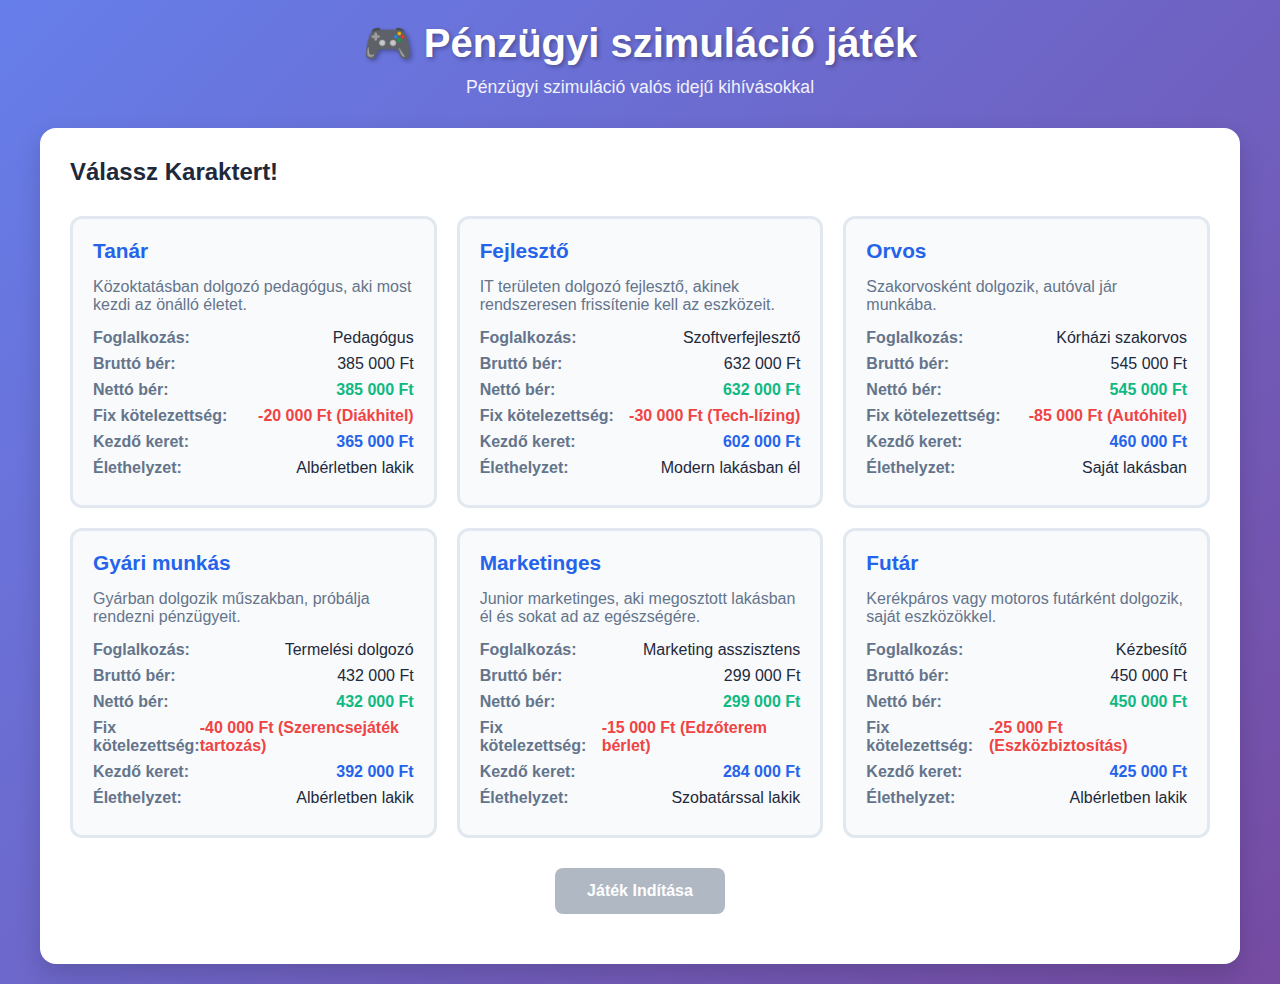
<file: Moneygame/index.html>
<!DOCTYPE html>
<html lang="hu">
<head>
    <meta charset="UTF-8">
    <meta name="viewport" content="width=device-width, initial-scale=1.0">
    <title>A Nagy Túlélő: Az Első Hónap</title>
    <link rel="stylesheet" href="style.css">
</head>
<body>
    <div class="container">
        <header>
            <h1>🎮 Pénzügyi szimuláció játék</h1>
            <p class="subtitle">Pénzügyi szimuláció valós idejű kihívásokkal</p>
        </header>

        <!-- Character Selection Screen -->
        <section id="characterSelection" class="screen active">
            <h2>Válassz Karaktert!</h2>
            <div id="characterCards" class="character-grid">
                <!-- Characters will be loaded dynamically -->
            </div>
            <button id="startGameBtn" class="btn-primary" disabled>Játék Indítása</button>
        </section>

        <!-- Main Game Screen -->
        <section id="gameScreen" class="screen">
            <!-- Status Bar -->
            <div class="status-bar">
                <div class="status-item">
                    <span class="label">Dátum:</span>
                    <span id="currentDate" class="value"></span>
                </div>
                <div class="status-item">
                    <span class="label">Hónap:</span>
                    <span id="currentMonth" class="value">-</span>
                </div>
                <div class="status-item">
                    <span class="label">Hét:</span>
                    <span id="currentWeek" class="value">1/4</span>
                </div>
                <div class="status-item">
                    <span class="label">💰 Egyenleg:</span>
                    <span id="balance" class="value">0 Ft</span>
                </div>
                <div class="status-item">
                    <span class="label">😊 Boldogság:</span>
                    <span id="happiness" class="value">50/100</span>
                </div>
            </div>

            <!-- Character Info -->
            <div class="character-info">
                <h3 id="characterName">Karakter neve</h3>
                <div class="info-grid">
                    <div><strong>Foglalkozás:</strong> <span id="characterJob"></span></div>
                    <div><strong>Bruttó bér:</strong> <span id="grossSalary"></span></div>
                    <div><strong>Nettó bér:</strong> <span id="netSalary"></span></div>
                    <div><strong>Élethelyzet:</strong> <span id="livingSituation"></span></div>
                </div>
                
                <!-- Collapsible Info Panel -->
                <div class="info-panel">
                    <button class="info-toggle" id="infoToggle">
                        <span>ℹ️ Pénzügyi fogalmak magyarázata</span>
                        <span class="arrow">▼</span>
                    </button>
                    <div class="info-content" id="infoContent">
                        <div class="info-section">
                            <h4>💰 Bruttó bér</h4>
                            <p>A munkaszerződésben megállapított összeg, amit a munkáltató fizet. Ebből még adókat és járulékokat kell fizetni.</p>
                        </div>
                        <div class="info-section">
                            <h4>💵 Nettó bér</h4>
                            <p>Az az összeg, amit ténylegesen kézhez kapsz, miután levonták az adókat és járulékokat. Ezt tudod elkölteni!</p>
                        </div>
                        <div class="info-section">
                            <h4>📊 Levonások</h4>
                            <p>A bruttó bérből le kell vonni:</p>
                            <ul>
                                <li><strong>SZJA (személyi jövedelemadó):</strong> 15%</li>
                                <li><strong>Járulékok:</strong> kb. 18.5% (TB, nyugdíjjárulék stb.)</li>
                            </ul>
                            <p>Összesen kb. 33-35% megy el adókra és járulékokra.</p>
                        </div>
                        <div class="info-section character-specific" id="characterSpecificInfo">
                            <!-- Character-specific terms will be loaded here -->
                        </div>
                    </div>
                </div>
            </div>

            <!-- Weekly Actions -->
            <div id="weeklyActions" class="weekly-actions">
                <h3>Kiadások</h3>
                
                <!-- Fixed Expenses -->
                <div class="expense-category">
                    <h4>🏠 Lakhatás - Havi kiadás</h4>
                    <div id="housingOptions" class="options-grid">
                        <!-- Options will be loaded dynamically -->
                    </div>
                </div>

                <div class="expense-category">
                    <h4>🍽️ Étkezés - Heti kiadás</h4>
                    <div id="foodOptions" class="options-grid">
                        <!-- Options will be loaded dynamically -->
                    </div>
                </div>

                <div class="expense-category">
                    <h4>🎉 Szórakozás - Havi kiadás</h4>
                    <div id="entertainmentOptions" class="options-grid">
                        <!-- Options will be loaded dynamically -->
                    </div>
                </div>

                <div class="expense-category">
                    <h4>💾 Megtakarítás</h4>
                    
                    <!-- Savings and Investment Container -->
                    <div class="savings-investment-container">
                        
                        
                        <!-- Investment Options -->
                        <div class="investment-options">
                        <h5>Hová kerüljön a megtakarítás?</h5>
                        <div class="investment-choice">
                            <input type="radio" id="investNone" name="investment" value="none" checked>
                            <label for="investNone">
                                <strong>📦 Szabad megtakarítás</strong>
                                <span class="investment-desc">Bármikor felveheted</span>
                            </label>
                        </div>
                        <div class="investment-choice">
                            <input type="radio" id="investBank" name="investment" value="bank">
                            <label for="investBank">
                                <strong>🏦 Bank (lekötött betét)</strong>
                                <span class="investment-desc">1.5% kamat, 6 hónap után kapod vissza</span>
                            </label>
                        </div>
                        <div class="investment-choice">
                            <input type="radio" id="investStock" name="investment" value="stock">
                            <label for="investStock">
                                <strong>📈 Tőzsde (részvények)</strong>
                                <span class="investment-desc">Következő hónap végén visszakapod, -3% és +5% között</span>
                            </label>
                        </div>
                    </div>
                    <!-- Savings Display -->
                        <div class="savings-display">
                            <div class="savings-item">
                                <span class="label">💵 Szabad megtakarítás:</span>
                                <span id="freeSavings" class="value">0 Ft</span>
                            </div>
                            <div class="savings-item">
                                <span class="label">🔒 Lekötött (bank + tőzsde):</span>
                                <span id="lockedSavings" class="value">0 Ft</span>
                            </div>
                            <div class="savings-item total">
                                <span class="label">💰 Összes megtakarítás:</span>
                                <span id="totalSavings" class="value">0 Ft</span>
                            </div>
                        </div>

                    </div>
                    
                    <div class="savings-input">
                        <label for="savingsAmount">Mennyit teszel félre?</label>
                        <input type="number" id="savingsAmount" min="0" step="1000" value="0">
                        <span>Ft</span>
                    </div>
                    <div class="auto-savings-checkbox">
                        <input type="checkbox" id="autoSavings">
                        <label for="autoSavings">Havonta automatikus megtakarítás (minden hónapban levonja ugyanezt az összeget)</label>
                    </div>
                </div>

                <button id="confirmWeekBtn" class="btn-primary">Hét Lezárása</button>
            </div>

            <!-- Event Display -->
            <div id="eventDisplay" class="event-display hidden">
                <div class="event-card">
                    <h3 id="eventTitle">Esemény</h3>
                    <p id="eventDescription"></p>
                    <div id="eventChoices" class="event-choices">
                        <!-- Event choices will be loaded dynamically -->
                    </div>
                </div>
            </div>

            <!-- Transaction History -->
            <div class="transaction-history">
                <h3>Tranzakciós előzmények</h3>
                <div id="transactionList" class="transaction-list">
                    <!-- Transactions will be added dynamically -->
                </div>
            </div>
        </section>

        <!-- Game Over Screen -->
        <section id="gameOverScreen" class="screen">
            <h2 id="gameOverTitle">Játék Vége</h2>
            <div class="results">
                <div class="result-item">
                    <span class="label">Végső egyenleg:</span>
                    <span id="finalBalance" class="value"></span>
                </div>
                <div class="result-item">
                    <span class="label">Megtakarítás:</span>
                    <span id="finalSavings" class="value"></span>
                </div>
                <div class="result-item">
                    <span class="label">Végső boldogság:</span>
                    <span id="finalHappiness" class="value"></span>
                </div>
                <div id="gameOverMessage" class="game-over-message"></div>
            </div>
            <button id="restartBtn" class="btn-primary">Új Játék</button>
        </section>
    </div>

    <script src="game.js"></script>
</body>
</html>
</file>
<file: Moneygame/style.css>
* {
    margin: 0;
    padding: 0;
    box-sizing: border-box;
}

:root {
    --primary-color: #2563eb;
    --success-color: #10b981;
    --warning-color: #f59e0b;
    --danger-color: #ef4444;
    --bg-primary: #f8fafc;
    --bg-secondary: #ffffff;
    --text-primary: #1e293b;
    --text-secondary: #64748b;
    --border-color: #e2e8f0;
    --shadow: 0 1px 3px rgba(0, 0, 0, 0.1);
    --shadow-lg: 0 10px 25px rgba(0, 0, 0, 0.15);
}

body {
    font-family: 'Segoe UI', Tahoma, Geneva, Verdana, sans-serif;
    background: linear-gradient(135deg, #667eea 0%, #764ba2 100%);
    min-height: 100vh;
    padding: 20px;
    color: var(--text-primary);
}

.container {
    max-width: 1200px;
    margin: 0 auto;
}

/* Header */
header {
    text-align: center;
    color: white;
    margin-bottom: 30px;
}

header h1 {
    font-size: 2.5rem;
    margin-bottom: 10px;
    text-shadow: 2px 2px 4px rgba(0, 0, 0, 0.3);
}

.subtitle {
    font-size: 1.1rem;
    opacity: 0.9;
}

/* Screen Management */
.screen {
    display: none;
    background: var(--bg-secondary);
    border-radius: 16px;
    padding: 30px;
    box-shadow: var(--shadow-lg);
}

.screen.active {
    display: block;
}

/* Character Selection */
.character-grid {
    display: grid;
    grid-template-columns: repeat(auto-fit, minmax(280px, 1fr));
    gap: 20px;
    margin: 30px 0;
}

.character-card {
    border: 3px solid var(--border-color);
    border-radius: 12px;
    padding: 20px;
    cursor: pointer;
    transition: all 0.3s ease;
    background: var(--bg-primary);
}

.character-card:hover {
    transform: translateY(-5px);
    border-color: var(--primary-color);
    box-shadow: var(--shadow-lg);
}

.character-card.selected {
    border-color: var(--primary-color);
    background: #eff6ff;
}

.character-card h3 {
    color: var(--primary-color);
    margin-bottom: 15px;
    font-size: 1.3rem;
}

.character-card .detail {
    margin: 8px 0;
    display: flex;
    justify-content: space-between;
}

.character-card .label {
    font-weight: 600;
    color: var(--text-secondary);
}

/* Buttons */
.btn-primary {
    background: var(--primary-color);
    color: white;
    border: none;
    padding: 14px 32px;
    font-size: 1rem;
    font-weight: 600;
    border-radius: 8px;
    cursor: pointer;
    transition: all 0.3s ease;
    display: block;
    margin: 20px auto;
}

.btn-primary:hover:not(:disabled) {
    background: #1d4ed8;
    transform: translateY(-2px);
    box-shadow: var(--shadow-lg);
}

.btn-primary:disabled {
    background: var(--text-secondary);
    cursor: not-allowed;
    opacity: 0.5;
}

.btn-secondary {
    background: var(--text-secondary);
    color: white;
    border: none;
    padding: 10px 20px;
    font-size: 0.95rem;
    border-radius: 6px;
    cursor: pointer;
    transition: all 0.3s ease;
}

.btn-secondary:hover {
    background: #475569;
}

/* Status Bar */
.status-bar {
    display: grid;
    grid-template-columns: repeat(auto-fit, minmax(200px, 1fr));
    gap: 15px;
    margin-bottom: 30px;
    padding: 20px;
    background: var(--bg-primary);
    border-radius: 12px;
    position: sticky;
    top: 0;
    z-index: 100;
    box-shadow: 0 2px 8px rgba(0, 0, 0, 0.1);
}

.status-item {
    display: flex;
    flex-direction: column;
    gap: 5px;
}

.status-item .label {
    font-size: 0.9rem;
    color: var(--text-secondary);
    font-weight: 600;
}

.status-item .value {
    font-size: 1.3rem;
    font-weight: 700;
    color: var(--text-primary);
}

/* Character Info */
.character-info {
    background: linear-gradient(135deg, #667eea 0%, #764ba2 100%);
    color: white;
    padding: 20px;
    border-radius: 12px;
    margin-bottom: 30px;
}

.character-info h3 {
    font-size: 1.5rem;
    margin-bottom: 15px;
}

.info-grid {
    display: grid;
    grid-template-columns: repeat(auto-fit, minmax(200px, 1fr));
    gap: 10px;
}

.info-grid strong {
    font-weight: 600;
}

/* Info Panel */
.info-panel {
    margin-top: 20px;
    border-top: 1px solid rgba(255, 255, 255, 0.3);
    padding-top: 15px;
}

.info-toggle {
    width: 100%;
    background: rgba(255, 255, 255, 0.1);
    border: 1px solid rgba(255, 255, 255, 0.3);
    color: white;
    padding: 12px 15px;
    border-radius: 8px;
    cursor: pointer;
    display: flex;
    justify-content: space-between;
    align-items: center;
    font-size: 1rem;
    font-weight: 600;
    transition: all 0.3s ease;
}

.info-toggle:hover {
    background: rgba(255, 255, 255, 0.2);
}

.info-toggle .arrow {
    transition: transform 0.3s ease;
}

.info-toggle.active .arrow {
    transform: rotate(180deg);
}

.info-content {
    max-height: 0;
    overflow: hidden;
    transition: max-height 0.3s ease;
    background: rgba(255, 255, 255, 0.95);
    border-radius: 8px;
    margin-top: 10px;
}

.info-content.expanded {
    max-height: 1000px;
    padding: 20px;
}

.info-section {
    margin-bottom: 15px;
}

.info-section:last-child {
    margin-bottom: 0;
}

.info-section h4 {
    color: var(--primary-color);
    margin-bottom: 8px;
    font-size: 1.1rem;
}

.info-section p {
    color: var(--text-primary);
    line-height: 1.6;
    margin-bottom: 8px;
}

.info-section ul {
    margin-left: 20px;
    color: var(--text-primary);
}

.info-section li {
    margin-bottom: 5px;
    line-height: 1.5;
}

.character-specific {
    border-top: 2px solid var(--primary-color);
    padding-top: 15px;
}

/* Weekly Actions */
.weekly-actions {
    margin-bottom: 30px;
}

.weekly-actions > h3 {
    font-size: 1.8rem;
    margin-bottom: 25px;
    color: var(--primary-color);
}

.expense-category {
    margin-bottom: 30px;
    padding: 20px;
    background: var(--bg-primary);
    border-radius: 12px;
}

.expense-category h4 {
    font-size: 1.3rem;
    margin-bottom: 15px;
    color: var(--text-primary);
}

.options-grid {
    display: grid;
    grid-template-columns: repeat(5, 1fr);
    gap: 15px;
}

.option-card {
    border: 2px solid var(--border-color);
    border-radius: 8px;
    padding: 15px;
    cursor: pointer;
    transition: all 0.3s ease;
    background: white;
}

.option-card:hover {
    border-color: var(--primary-color);
    transform: translateY(-2px);
}

.option-card.selected {
    border-color: var(--primary-color);
    background: #eff6ff;
}

.option-card h5 {
    margin-bottom: 10px;
    color: var(--text-primary);
}

.option-card .cost {
    color: var(--danger-color);
    font-weight: 700;
    font-size: 1.1rem;
}

.option-card .happiness {
    color: var(--warning-color);
    font-weight: 600;
}

.savings-input {
    display: flex;
    align-items: center;
    gap: 10px;
    flex-wrap: wrap;
}

.savings-input label {
    font-weight: 600;
}

.savings-input input {
    padding: 10px;
    border: 2px solid var(--border-color);
    border-radius: 6px;
    font-size: 1rem;
    width: 150px;
}

.auto-savings-checkbox {
    margin-top: 15px;
    display: flex;
    align-items: center;
    gap: 10px;
}

.auto-savings-checkbox input[type="checkbox"] {
    width: 20px;
    height: 20px;
    cursor: pointer;
}

.auto-savings-checkbox label {
    cursor: pointer;
    font-weight: 500;
    color: var(--text-primary);
}

/* Savings and Investment Container */
.savings-investment-container {
    display: flex;
    gap: 20px;
    margin-bottom: 20px;
}

.savings-investment-container > * {
    flex: 0 0 50%;
}

/* Savings Display */
.savings-display {
    background: white;
    padding: 15px;
    border-radius: 8px;
    border: 2px solid var(--border-color);
}

.savings-item {
    display: flex;
    justify-content: space-between;
    padding: 8px 0;
    border-bottom: 1px solid var(--border-color);
}

.savings-item:last-child {
    border-bottom: none;
}

.savings-item.total {
    font-weight: 700;
    font-size: 1.1rem;
    color: var(--primary-color);
    margin-top: 5px;
    padding-top: 10px;
    border-top: 2px solid var(--primary-color);
}

.savings-item .label {
    font-weight: 600;
}

.savings-item .value {
    font-weight: 700;
}

/* Investment Options */
.investment-options {
    padding: 15px;
    background: white;
    border-radius: 8px;
    border: 2px solid var(--border-color);
}

.investment-options h5 {
    margin-bottom: 15px;
    color: var(--text-primary);
    font-size: 1.1rem;
}

.investment-choice {
    display: flex;
    align-items: flex-start;
    gap: 10px;
    padding: 12px;
    margin-bottom: 10px;
    border: 2px solid var(--border-color);
    border-radius: 6px;
    cursor: pointer;
    transition: all 0.3s ease;
}

.investment-choice:hover {
    border-color: var(--primary-color);
    background: #f8fafc;
}

.investment-choice input[type="radio"] {
    margin-top: 3px;
    cursor: pointer;
}

.investment-choice label {
    flex: 1;
    cursor: pointer;
    display: flex;
    flex-direction: column;
    gap: 5px;
}

.investment-choice label strong {
    color: var(--text-primary);
    font-size: 1rem;
}

.investment-choice .investment-desc {
    color: var(--text-secondary);
    font-size: 0.9rem;
}

/* Event Display */
.event-display {
    position: fixed;
    top: 0;
    left: 0;
    width: 100%;
    height: 100%;
    background: rgba(0, 0, 0, 0.7);
    display: flex;
    justify-content: center;
    align-items: center;
    z-index: 1000;
}

.event-display.hidden {
    display: none;
}

.event-card {
    background: white;
    padding: 40px;
    border-radius: 16px;
    max-width: 600px;
    width: 90%;
    box-shadow: var(--shadow-lg);
}

.event-card h3 {
    font-size: 1.8rem;
    margin-bottom: 20px;
    color: var(--primary-color);
}

.event-card p {
    font-size: 1.1rem;
    line-height: 1.6;
    margin-bottom: 25px;
}

.event-choices {
    display: flex;
    flex-direction: column;
    gap: 10px;
}

.event-choice-btn {
    padding: 15px;
    border: 2px solid var(--border-color);
    border-radius: 8px;
    background: white;
    cursor: pointer;
    text-align: left;
    transition: all 0.3s ease;
    font-size: 1rem;
}

.event-choice-btn:hover {
    border-color: var(--primary-color);
    background: #eff6ff;
}

/* Transaction History */
.transaction-history {
    margin-top: 30px;
    padding: 20px;
    background: var(--bg-primary);
    border-radius: 12px;
}

.transaction-history h3 {
    font-size: 1.3rem;
    margin-bottom: 15px;
    color: var(--text-primary);
}

.transaction-list {
    max-height: 300px;
    overflow-y: auto;
}

.transaction-item {
    padding: 12px;
    margin-bottom: 8px;
    background: white;
    border-radius: 6px;
    border-left: 4px solid var(--border-color);
    display: flex;
    justify-content: space-between;
    align-items: center;
}

.transaction-item.income {
    border-left-color: var(--success-color);
}

.transaction-item.expense {
    border-left-color: var(--danger-color);
}

.transaction-item .description {
    font-weight: 600;
}

.transaction-item .amount {
    font-size: 1.1rem;
    font-weight: 700;
}

.transaction-item.income .amount {
    color: var(--success-color);
}

.transaction-item.expense .amount {
    color: var(--danger-color);
}

.transaction-item .date {
    font-size: 0.85rem;
    color: var(--text-secondary);
}

/* Game Over Screen */
#gameOverScreen {
    text-align: center;
}

#gameOverScreen h2 {
    font-size: 2.5rem;
    margin-bottom: 30px;
    color: var(--primary-color);
}

.results {
    margin: 30px 0;
    padding: 30px;
    background: var(--bg-primary);
    border-radius: 12px;
}

.result-item {
    display: flex;
    justify-content: space-between;
    padding: 15px;
    margin-bottom: 10px;
    background: white;
    border-radius: 8px;
}

.result-item .label {
    font-weight: 600;
    font-size: 1.2rem;
}

.result-item .value {
    font-weight: 700;
    font-size: 1.3rem;
    color: var(--primary-color);
}

.game-over-message {
    margin-top: 30px;
    font-size: 1.2rem;
    line-height: 1.8;
    padding: 20px;
    background: white;
    border-radius: 8px;
}

/* Responsive Design */
@media (max-width: 768px) {
    header h1 {
        font-size: 1.8rem;
    }

    .character-grid,
    .options-grid {
        grid-template-columns: 1fr;
    }

    .status-bar {
        grid-template-columns: 1fr 1fr;
        gap: 8px;
        padding: 10px;
        margin-bottom: 15px;
    }
    
    .status-item .label {
        font-size: 0.75rem;
    }
    
    .status-item .value {
        font-size: 1rem;
    }
    
    .status-item {
        gap: 2px;
    }
    
    .savings-investment-container {
        flex-direction: column;
    }
    
    .savings-investment-container > * {
        flex: 1 1 auto;
    }

    .event-card {
        padding: 25px;
    }
}

/* Animációk pénz és boldogság változásokhoz */
@keyframes pulse-increase {
    0% {
        transform: scale(1);
    }
    50% {
        transform: scale(1.15);
        color: #10b981 !important;
        text-shadow: 0 0 10px rgba(16, 185, 129, 0.5);
    }
    100% {
        transform: scale(1);
    }
}

@keyframes pulse-decrease {
    0% {
        transform: scale(1);
    }
    50% {
        transform: scale(1.15);
        color: #ef4444 !important;
        text-shadow: 0 0 10px rgba(239, 68, 68, 0.5);
    }
    100% {
        transform: scale(1);
    }
}

.value-increase {
    animation: pulse-increase 0.5s ease-out;
}

.value-decrease {
    animation: pulse-decrease 0.5s ease-out;
}
</file>
